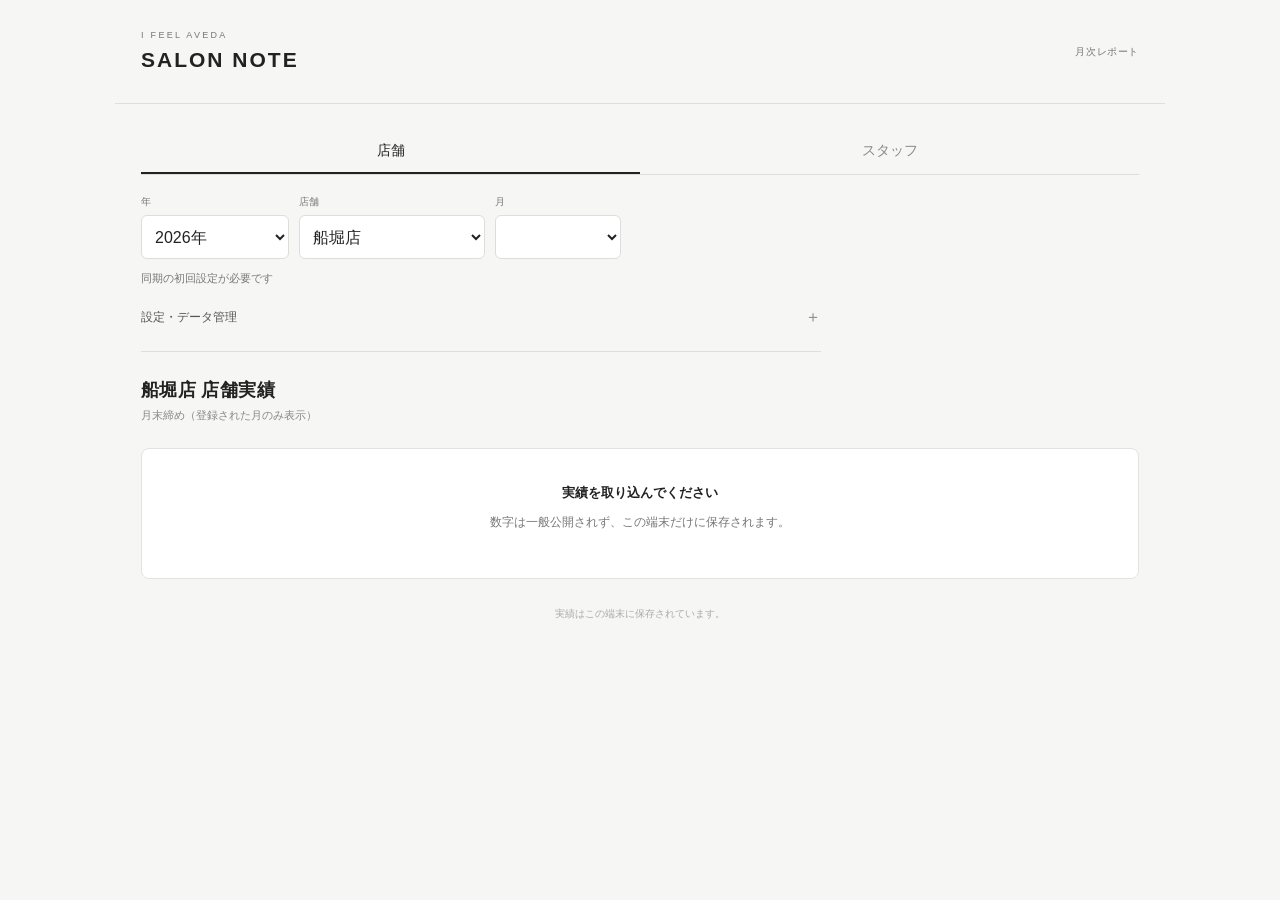
<file: index.html>
<!doctype html><html lang="ja"><head><meta http-equiv="Content-Security-Policy" content="default-src 'self'; script-src 'self'; style-src 'self' 'unsafe-inline'; connect-src 'self'; img-src 'self' data:; frame-src 'self'; object-src 'none'; base-uri 'none'; form-action 'none'"><meta charset="utf-8"><meta name="viewport" content="width=device-width,initial-scale=1,viewport-fit=cover"><meta name="theme-color" content="#111111"><title>SALON NOTE｜船堀店ダッシュボード</title><style>
:root{font-family:-apple-system,BlinkMacSystemFont,"Helvetica Neue",sans-serif;background:#f7f7f6;color:#1d1d1d}*{box-sizing:border-box}body{margin:0}header{background:#181818;color:#fff;padding:25px 20px 22px}header small{display:block;letter-spacing:3px;font-size:11px;color:#bbb}header h1{letter-spacing:3px;margin:6px 0;font-size:24px}header p{font-size:12px;color:#aaa;margin:0}.shell{max-width:1050px;margin:auto;padding:18px 16px 70px}.nav{display:flex;gap:8px;margin-bottom:14px}.nav button{flex:1;border-radius:10px;background:#eee;border:1px solid #ddd;padding:13px;font-size:14px}.nav button.active{background:#222;color:#fff}.tools{display:flex;gap:8px;align-items:center;justify-content:space-between;flex-wrap:wrap;margin:12px 0 22px}.tools label{font-size:13px;display:flex;align-items:center;gap:8px}.tools select{padding:10px;border:1px solid #ccc;background:white;border-radius:8px}.upload{background:#222;color:white;border-radius:8px;padding:12px 17px;cursor:pointer;font-size:13px}.upload input{display:none}.muted{color:#777;font-size:12px}.title{font-size:22px;margin:22px 0 5px}.sub{font-size:12px;color:#777;line-height:1.8;margin:6px 0 20px}.metrics{display:grid;grid-template-columns:repeat(2,minmax(0,1fr));gap:10px}.metric{background:white;border:1px solid #e4e4e4;padding:18px 15px;border-radius:12px;min-width:0}.metric.dark{background:#232323;color:#fff}.metric .label{font-size:12px;opacity:.75}.metric strong{display:block;font-size:clamp(17px,4.4vw,29px);font-weight:650;letter-spacing:-.5px;margin-top:13px;overflow-wrap:anywhere}.metric .hint{font-size:11px;opacity:.65;margin-top:8px}.panel{background:#fff;border:1px solid #e1e1e1;border-radius:14px;margin:16px 0;padding:18px 15px}.panel h3{font-size:17px;margin:3px 0 13px}.tablewrap{overflow-x:auto}.table{border-collapse:collapse;width:100%;font-size:13px;min-width:560px}.table th{text-align:left;background:#f5f5f5;color:#666}.table td,.table th{padding:13px 10px;border-bottom:1px solid #eaeaea;white-space:nowrap}.table td:not(:first-child){text-align:right}.table th:not(:first-child){text-align:right}.barline{display:flex;align-items:center;gap:10px;margin:13px 0;font-size:12px}.barline .mon{width:30px;color:#555}.bars{flex:1;height:17px;display:flex;align-items:center}.bars i{display:block;height:12px;background:#292929;border-radius:2px;min-width:1px}.barline .val{width:90px;text-align:right;font-variant-numeric:tabular-nums}.detailgrid{display:grid;grid-template-columns:repeat(2,minmax(0,1fr));gap:8px}.detail{border:1px solid #eee;border-radius:10px;padding:12px;overflow-wrap:anywhere}.detail small{display:block;color:#777;font-size:11px}.detail b{display:block;font-size:19px;margin-top:8px}.notice{padding:14px;border-left:3px solid #999;background:#efefef;font-size:12px;line-height:1.8}.empty{padding:35px 14px;text-align:center;background:white;border:1px dashed #bbb;border-radius:12px;margin:22px 0}.foot{text-align:center;font-size:11px;color:#777;margin:20px 0}button{cursor:pointer}@media(min-width:680px){.metrics{grid-template-columns:repeat(4,minmax(0,1fr))}.detailgrid{grid-template-columns:repeat(4,minmax(0,1fr))}.shell{padding:28px 26px}}
 .staff-choices,.section-choices{display:flex;gap:9px;overflow-x:auto;padding:7px 0 12px;scrollbar-width:none}.picker-button{white-space:nowrap;border-radius:10px;border:1px solid #d5dfd8;background:#fff;color:#20443c;padding:11px 14px;font-size:14px}.picker-button.selected{background:#244940;color:white}.staff-controls{display:flex;gap:10px;align-items:center;margin:11px 0 19px}.staff-controls label{display:flex;align-items:center;gap:10px}.staff-controls select{border:1px solid #d5dfd8;border-radius:10px;padding:10px;background:#fff;font-size:15px}.staff-heading{font-size:25px;color:#1f473e}.period-pill{display:inline-block;font-size:12px;background:#e8efe7;padding:7px 11px;border-radius:30px;margin-left:12px}.hero-card{background:#e2eee7;border:1px solid #d5e2db;padding:24px 21px;border-radius:18px;color:#214a40;margin:18px 0}.hero-label,.mini-label{font-size:13px;color:#78867e}.hero-number{display:block;font-size:clamp(30px,7.5vw,48px);margin:16px 0}.hero-meta{font-size:16px}.hero-previous{color:#7b8981;margin-top:9px;font-size:13px}.mini-grid{display:grid;grid-template-columns:repeat(2,minmax(0,1fr));gap:12px}.mini-card{background:white;border:1px solid #dce5de;padding:18px 15px;border-radius:15px;min-width:0}.mini-number{display:block;color:#214a40;font-size:clamp(20px,5vw,28px);margin-top:14px;overflow-wrap:anywhere}.mini-sub{font-size:12px;color:#87918a;margin-top:10px}.modern-panel{background:white;border:1px solid #dce5de;border-radius:16px;padding:20px 16px;margin:18px 0;color:#214a40}.modern-panel h3{margin:0 0 13px;font-size:19px}.chart-legend{color:#2f7259;font-size:13px}.chart-legend span{color:#a7b5ac}.modern-table-container{overflow:auto;background:#fff;border-radius:12px;margin-top:18px} #staffTab.active,#storeTab.active{background:#244940;color:#fff} @media(min-width:680px){.mini-grid{grid-template-columns:repeat(3,minmax(0,1fr))}} 
/* Salon Note: selectable visual directions */
body[data-salon-theme="monochrome"]{--sn-bg:#f5f7f2;--sn-accent:#244940;--sn-soft:#e2eee7;--sn-border:#dce5de}
body[data-salon-theme="monochrome"]{--sn-bg:#f8f8f7;--sn-accent:#272727;--sn-soft:#eaeae8;--sn-border:#dfdfdc}
body[data-salon-theme="stone"]{--sn-bg:#f6f3ef;--sn-accent:#584d42;--sn-soft:#eee7dc;--sn-border:#ded7ce}
body:has(.theme-choices){background:var(--sn-bg,#f5f7f2)}
.theme-choices{display:flex;gap:8px;align-items:center;flex-wrap:wrap;margin:10px 0 20px}
.theme-choices button{background:#fff;border:1px solid var(--sn-border,#dce5de);border-radius:50px;padding:9px 12px;color:var(--sn-accent,#244940)}
.theme-choices button.active{background:var(--sn-accent,#244940);color:white}
body[data-salon-theme] .picker-button.selected,body[data-salon-theme] .nav button.active{background:var(--sn-accent);color:white}
body[data-salon-theme] .hero-card{background:var(--sn-soft);border-color:var(--sn-border);color:var(--sn-accent)}
body[data-salon-theme] .hero-number,body[data-salon-theme] .mini-number,body[data-salon-theme] .modern-panel{color:var(--sn-accent)}
body[data-salon-theme] .mini-card,body[data-salon-theme] .modern-panel{border-color:var(--sn-border)}
.coach-panel{margin-top:20px}
.coach-focus{border-left:3px solid var(--sn-accent,#244940);background:var(--sn-soft,#e2eee7);padding:12px;border-radius:6px;font-weight:600}
.coach-panel label{display:block;font-size:13px;margin:14px 0 6px;color:var(--sn-accent,#244940)}
.coach-panel input[type=number],.coach-panel textarea{display:block;width:100%;max-width:100%;box-sizing:border-box;background:#fff;border:1px solid var(--sn-border,#dce5de);border-radius:9px;padding:12px;font:inherit;color:#222;margin-top:6px}
.coach-check-label{display:flex!important;align-items:center;gap:9px}
.coach-progress{font-weight:650}
.coach-save{background:var(--sn-accent,#244940);color:white;border:0;border-radius:10px;padding:14px 18px;width:100%;font-weight:600;margin-top:12px}
.mobile-month-list{display:grid;gap:12px;margin-top:18px}.mobile-month-entry{background:#f7faf7;border:1px solid #e0e9e2;border-radius:13px;padding:13px}.mobile-month-name{display:block;color:#244940;margin-bottom:10px}.mobile-retention-grid{display:grid;grid-template-columns:repeat(3,minmax(0,1fr));gap:10px}.mobile-retention-item{min-width:0}.mobile-retention-label{display:block;font-size:11px;color:#73857a;margin-bottom:3px}.mobile-retention-item b{font-size:15px;color:#23493f;font-variant-numeric:tabular-nums}.mobile-lost-list{margin-top:16px}.mobile-lost-entry{display:grid;grid-template-columns:1fr 1fr 1fr;align-items:center;border-bottom:1px solid #e2e9e3;padding:13px 8px;color:#23493f}.mobile-lost-entry:first-child{border-top:1px solid #e2e9e3}.mobile-lost-entry strong{text-align:right;font-size:19px}.mobile-lost-entry small{text-align:right;color:#75867c;font-size:12px}@media(max-width:380px){.mobile-retention-grid{grid-template-columns:repeat(2,minmax(0,1fr))}} #body,.staff-content,.modern-panel,.mobile-month-list,.mobile-lost-list{min-width:0;max-width:100%;width:100%;box-sizing:border-box}.mobile-month-entry{min-width:0}.mobile-retention-grid{grid-template-columns:repeat(2,minmax(0,1fr))}.mobile-lost-entry{grid-template-columns:42px minmax(0,1fr) minmax(0,1fr);gap:8px}.mobile-lost-entry strong,.mobile-lost-entry small{overflow-wrap:anywhere}.modern-panel .modern-table-container{max-width:100%}@media(min-width:520px){.mobile-retention-grid{grid-template-columns:repeat(3,minmax(0,1fr))}} .average-heading{margin:22px 0 10px!important;font-size:16px!important}.average-grid{display:grid;grid-template-columns:repeat(2,minmax(0,1fr));gap:10px;margin-bottom:12px}.average-item{padding:13px;border-radius:12px;background:#edf4ee;min-width:0}.average-item small{display:block;color:#688174;font-size:12px}.average-item strong{display:block;color:#244940;font-size:22px;margin-top:7px}.loss-average{display:flex;align-items:center;justify-content:space-between;flex-wrap:wrap;gap:7px;background:#edf4ee;border-radius:12px;padding:15px;margin-top:14px;color:#244940}.loss-average strong{font-size:24px}.loss-average small{color:#688174} .sales-scorecard{margin-top:18px}.score-row{display:grid;grid-template-columns:minmax(0,1.3fr) minmax(0,1fr) auto auto;align-items:center;gap:8px;padding:14px 0;border-bottom:1px solid #e1e9e2;font-size:13px}.score-row:last-child{border:0}.score-row strong{text-align:right;white-space:nowrap;font-size:16px}.score-row small{color:#829288;font-size:11px;white-space:nowrap}.score-state{font-size:11px;border-radius:30px;padding:6px 8px;background:#e7efe8;color:#326448;white-space:nowrap}.score-state.needs{background:#f3ede1;color:#836943}.goal-simulator label{display:block;font-size:13px;margin-top:12px}.goal-simulator input{display:block;box-sizing:border-box;margin-top:8px;padding:13px;border-radius:9px;border:1px solid #d2e0d7;width:100%;font-size:17px}.goal-result{font-weight:650;line-height:1.8;margin:16px 0;color:#244940}.goal-track{height:10px;border-radius:12px;background:#e3ece4;overflow:hidden}.goal-fill{display:block;background:#39725a;height:100%;width:0;border-radius:12px}@media(max-width:480px){.score-row{grid-template-columns:minmax(0,1fr) auto auto}.score-row small{grid-column:1 / -1;grid-row:2}.score-row strong{font-size:15px}}</style><script src="data-core.js?v=20261102-conflict15" defer></script><script src="excel-parser.js?v=20261102-conflict15" defer></script><script src="sync-crypto.js?v=20261102-conflict15" defer></script><script src="sync-protocol.js?v=20261102-conflict15" defer></script><script src="dashboard.js?v=20261102-conflict15" defer></script><script src="excel-import.js?v=20261102-conflict15" defer></script><script src="secure-sync.js?v=20261102-conflict15" defer></script><link rel="stylesheet" href="dashboard-clean.css?v=13"></head><body data-salon-theme="monochrome"><header class="app-header"><div><small>I FEEL AVEDA</small><h1>SALON NOTE</h1></div><span class="header-label">月次レポート</span></header><main class="shell"><div class="nav" aria-label="実績の切替"><button id="storeTab" class="active">店舗</button><button id="staffTab">スタッフ</button></div><div class="tools"><label>月 <select id="period"></select></label></div><div class="utility-bar"><p id="sync-indicator" role="status">同期を確認中</p></div><details id="app-settings" class="app-settings"><summary>設定・データ管理</summary><div class="settings-tools"><p class="settings-intro">通常はExcelをChatGPTに送るだけで更新できます。</p><div class="import-actions"><label class="upload">JSONから復元<input id="import" type="file" accept=".json,application/json"></label></div></div><p class="settings-version">SALON NOTE v15 · 暗号化同期</p><a class="legacy-link" href="daily.html">旧・日別入力画面</a></details><h2 class="title" id="viewTitle">船堀店 店舗実績</h2><p class="sub" id="viewSub">月末締めの店舗実績</p><div id="body"></div><div class="foot">実績はこの端末に保存されています。</div></main></body></html>
</file>
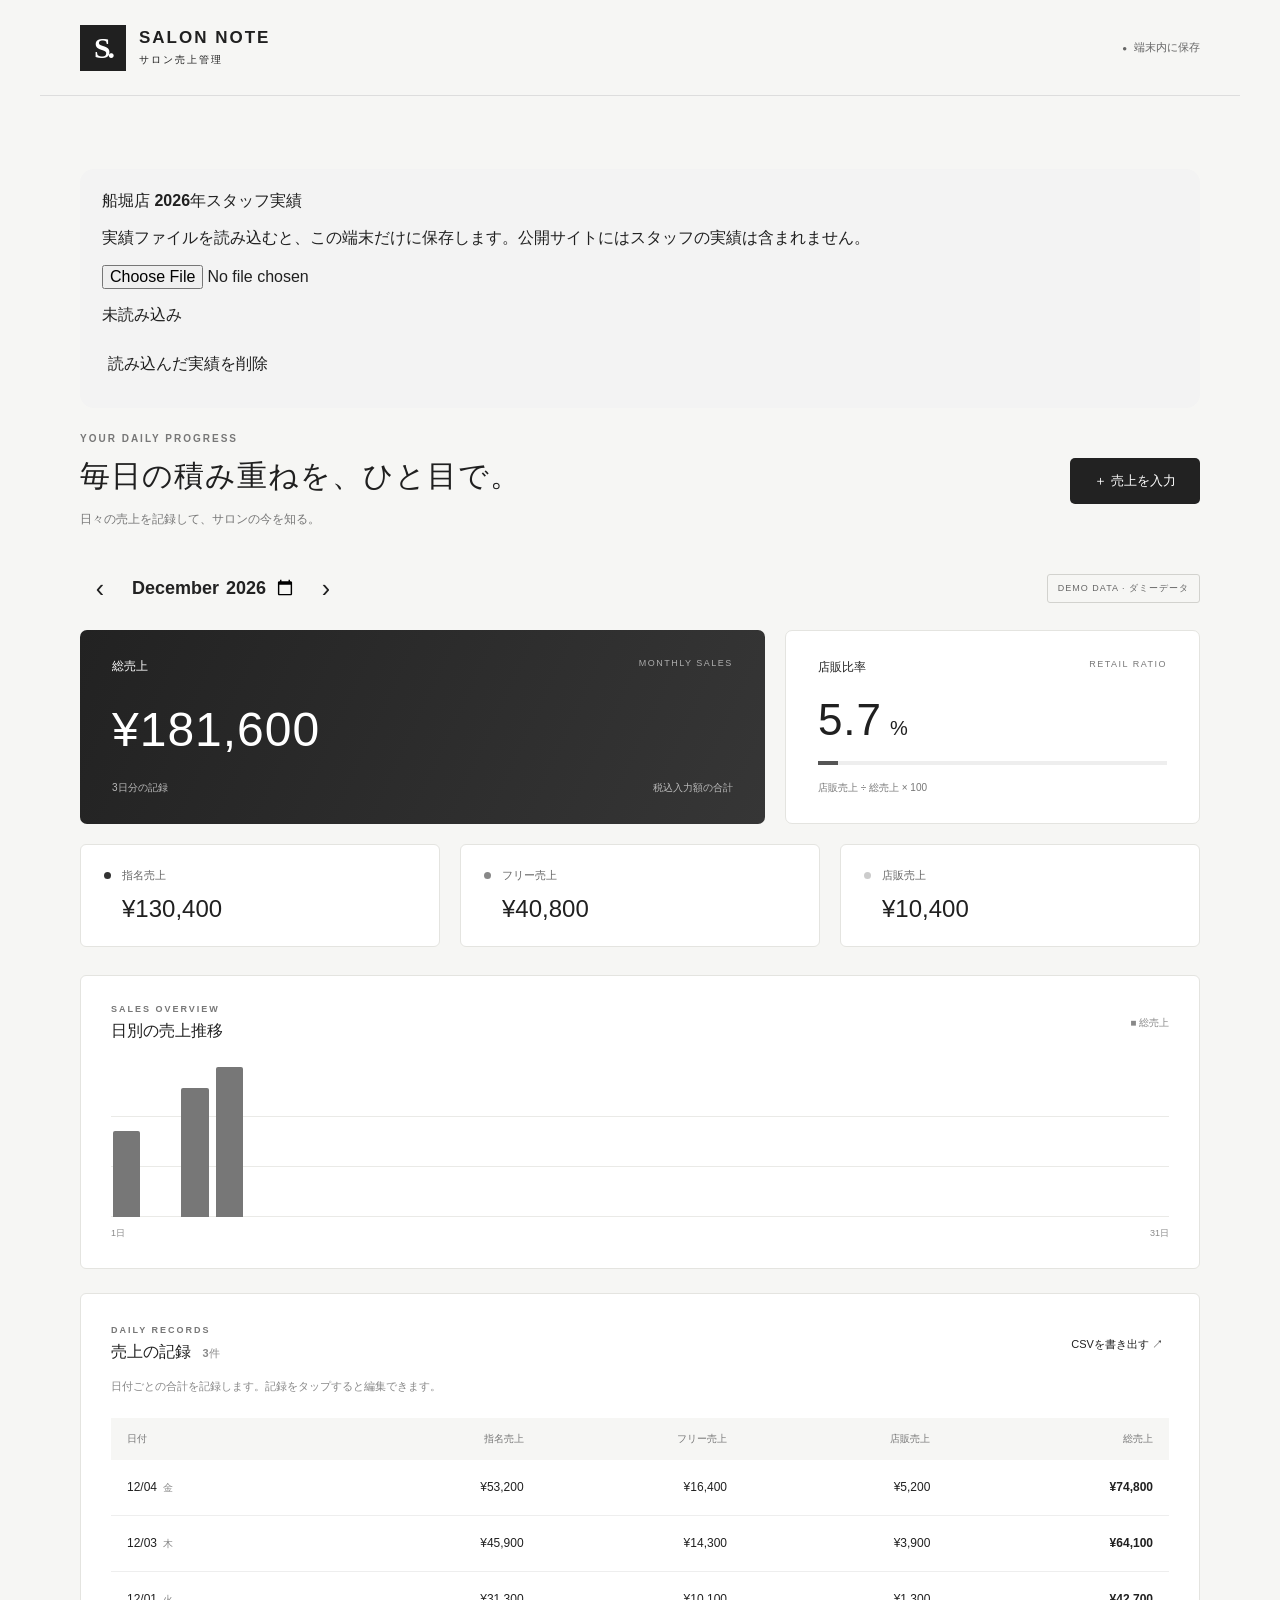
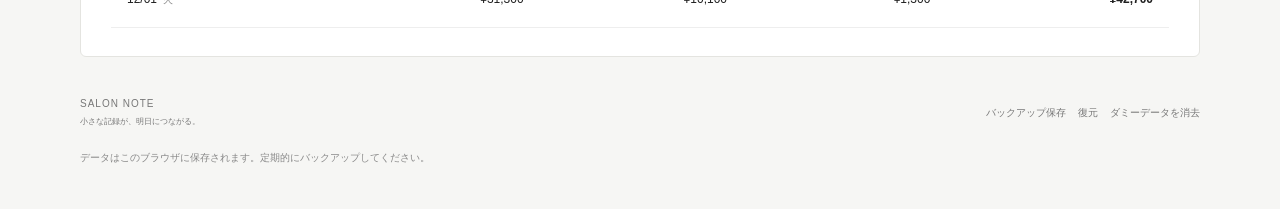
<file: daily.html>
<!doctype html>
<html lang="ja"><head><meta charset="utf-8"><meta name="viewport" content="width=device-width, initial-scale=1, viewport-fit=cover"><meta name="theme-color" content="#171717"><meta name="description" content="美容室の日々の売上を、シンプルに記録。月別集計と店販比率をひと目で。"><title>SALON NOTE | 売上管理</title><link rel="stylesheet" href="style.css"><script src="app.js" defer></script><script src="funabori.js" defer></script></head>
<body><header><a class="brand" href="daily.html"><span class="mark">S.</span><span>SALON NOTE<small>サロン売上管理</small></span></a><span class="local">端末内に保存</span></header>
<main><section style="padding:22px;margin:25px 0;background:#f3f3f3;border-radius:14px"><h2>船堀店 2026年スタッフ実績</h2><p>実績ファイルを読み込むと、この端末だけに保存します。公開サイトにはスタッフの実績は含まれません。</p><input id="fbFile" type="file" accept=".json,application/json"><p id="fbStatus">未読み込み</p><div id="fbContent"></div><button id="fbRemove" type="button">読み込んだ実績を削除</button></section><div class="heading"><div><p class="eyebrow">YOUR DAILY PROGRESS</p><h1>毎日の積み重ねを、<br class="mobile">ひと目で。</h1><p class="sub">日々の売上を記録して、サロンの今を知る。</p></div><button class="primary" id="add">＋ 売上を入力</button></div>
<div class="toolbar"><div class="month-control"><button id="prev" aria-label="前の月">‹</button><label><span class="sr-only">表示月</span><input type="month" id="month"></label><button id="next" aria-label="次の月">›</button></div><span id="mode" class="badge">DEMO DATA · ダミーデータ</span></div>
<section class="summary" aria-label="月間サマリー"><article class="total"><p>総売上 <span>MONTHLY SALES</span></p><h2 id="total">¥0</h2><div><span id="days">0日分の記録</span><span>税込入力額の合計</span></div></article><article class="ratio"><p>店販比率 <span>RETAIL RATIO</span></p><h2><span id="ratio">0.0</span><small>%</small></h2><div class="track"><i id="ratioBar"></i></div><small>店販売上 ÷ 総売上 × 100</small></article></section>
<section class="breakdown" aria-label="売上内訳"><article><span class="dot dark"></span><p>指名売上</p><strong id="named">¥0</strong></article><article><span class="dot gray"></span><p>フリー売上</p><strong id="free">¥0</strong></article><article><span class="dot light"></span><p>店販売上</p><strong id="retail">¥0</strong></article></section>
<section class="panel"><div class="section-head"><div><p class="eyebrow">SALES OVERVIEW</p><h2>日別の売上推移</h2></div><span class="chart-legend">■ 総売上</span></div><div id="chart" class="chart" role="img"></div><div class="axis"><span>1日</span><span id="lastDay">31日</span></div></section>
<section class="panel records"><div class="section-head"><div><p class="eyebrow">DAILY RECORDS</p><h2>売上の記録 <span id="count"></span></h2></div><button id="export" class="text-button">CSVを書き出す ↗</button></div><p class="hint">日付ごとの合計を記録します。記録をタップすると編集できます。</p><div id="records"></div></section>
<footer><span>SALON NOTE <small>小さな記録が、明日につながる。</small></span><div><button id="backup">バックアップ保存</button><button id="restore">復元</button><button id="clear">ダミーデータを消去</button></div><p>データはこのブラウザに保存されます。定期的にバックアップしてください。</p></footer></main>
<dialog id="editor"><form id="form"><div class="dialog-head"><div><p class="eyebrow">DAILY SALES</p><h2 id="formTitle">売上を入力</h2></div><button type="button" id="close" aria-label="閉じる">×</button></div><label>日付<input type="date" id="date" required></label><div class="amounts"><label>指名売上<span class="money">¥<input id="namedInput" type="number" inputmode="numeric" min="0" max="999999999" step="1" required value="0"></span></label><label>フリー売上<span class="money">¥<input id="freeInput" type="number" inputmode="numeric" min="0" max="999999999" step="1" required value="0"></span></label><label>店販売上<span class="money">¥<input id="retailInput" type="number" inputmode="numeric" min="0" max="999999999" step="1" required value="0"></span></label></div><div class="preview"><span>総売上<strong id="previewTotal">¥0</strong></span><span>店販比率<strong id="previewRatio">0.0%</strong></span></div><p class="hint" id="overwrite">同じ日付の記録は更新されます。</p><p id="formError" role="alert"></p><button class="primary save" type="submit">保存する</button><button type="button" id="delete" class="delete">この記録を削除</button></form></dialog><input type="file" id="file" accept="application/json,.json" hidden><div id="toast" role="status"></div></body></html>
</file>
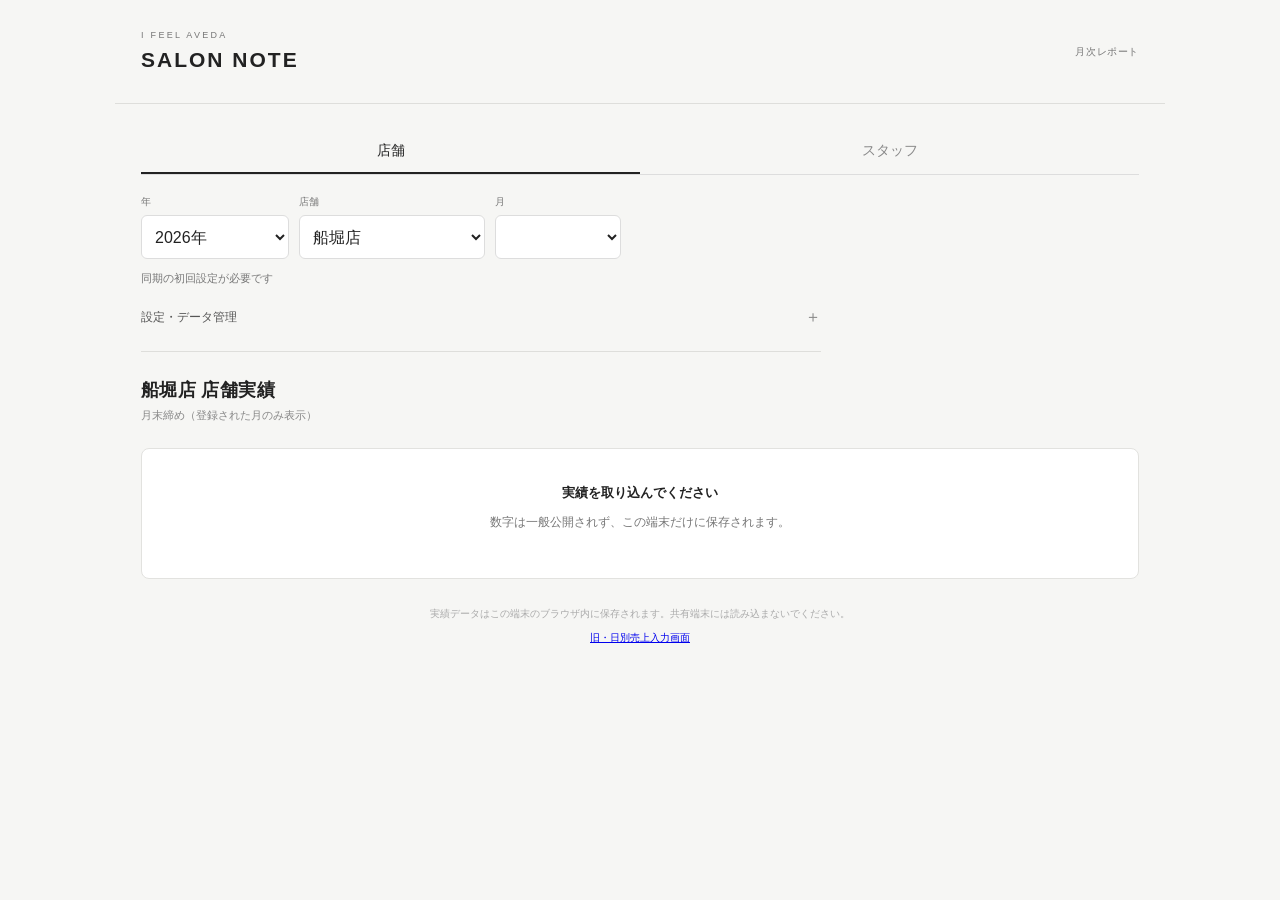
<file: dashboard.html>
<!doctype html><html lang="ja"><head><meta http-equiv="Content-Security-Policy" content="default-src 'self'; script-src 'self'; style-src 'self' 'unsafe-inline'; connect-src 'self'; img-src 'self' data:; frame-src 'self'; object-src 'none'; base-uri 'none'; form-action 'none'"><meta charset="utf-8"><meta name="viewport" content="width=device-width,initial-scale=1,viewport-fit=cover"><meta name="theme-color" content="#111111"><title>SALON NOTE｜船堀店ダッシュボード</title><style>
:root{font-family:-apple-system,BlinkMacSystemFont,"Helvetica Neue",sans-serif;background:#f7f7f6;color:#1d1d1d}*{box-sizing:border-box}body{margin:0}header{background:#181818;color:#fff;padding:25px 20px 22px}header small{display:block;letter-spacing:3px;font-size:11px;color:#bbb}header h1{letter-spacing:3px;margin:6px 0;font-size:24px}header p{font-size:12px;color:#aaa;margin:0}.shell{max-width:1050px;margin:auto;padding:18px 16px 70px}.nav{display:flex;gap:8px;margin-bottom:14px}.nav button{flex:1;border-radius:10px;background:#eee;border:1px solid #ddd;padding:13px;font-size:14px}.nav button.active{background:#222;color:#fff}.tools{display:flex;gap:8px;align-items:center;justify-content:space-between;flex-wrap:wrap;margin:12px 0 22px}.tools label{font-size:13px;display:flex;align-items:center;gap:8px}.tools select{padding:10px;border:1px solid #ccc;background:white;border-radius:8px}.upload{background:#222;color:white;border-radius:8px;padding:12px 17px;cursor:pointer;font-size:13px}.upload input{display:none}.muted{color:#777;font-size:12px}.title{font-size:22px;margin:22px 0 5px}.sub{font-size:12px;color:#777;line-height:1.8;margin:6px 0 20px}.metrics{display:grid;grid-template-columns:repeat(2,minmax(0,1fr));gap:10px}.metric{background:white;border:1px solid #e4e4e4;padding:18px 15px;border-radius:12px;min-width:0}.metric.dark{background:#232323;color:#fff}.metric .label{font-size:12px;opacity:.75}.metric strong{display:block;font-size:clamp(17px,4.4vw,29px);font-weight:650;letter-spacing:-.5px;margin-top:13px;overflow-wrap:anywhere}.metric .hint{font-size:11px;opacity:.65;margin-top:8px}.panel{background:#fff;border:1px solid #e1e1e1;border-radius:14px;margin:16px 0;padding:18px 15px}.panel h3{font-size:17px;margin:3px 0 13px}.tablewrap{overflow-x:auto}.table{border-collapse:collapse;width:100%;font-size:13px;min-width:560px}.table th{text-align:left;background:#f5f5f5;color:#666}.table td,.table th{padding:13px 10px;border-bottom:1px solid #eaeaea;white-space:nowrap}.table td:not(:first-child){text-align:right}.table th:not(:first-child){text-align:right}.barline{display:flex;align-items:center;gap:10px;margin:13px 0;font-size:12px}.barline .mon{width:30px;color:#555}.bars{flex:1;height:17px;display:flex;align-items:center}.bars i{display:block;height:12px;background:#292929;border-radius:2px;min-width:1px}.barline .val{width:90px;text-align:right;font-variant-numeric:tabular-nums}.detailgrid{display:grid;grid-template-columns:repeat(2,minmax(0,1fr));gap:8px}.detail{border:1px solid #eee;border-radius:10px;padding:12px;overflow-wrap:anywhere}.detail small{display:block;color:#777;font-size:11px}.detail b{display:block;font-size:19px;margin-top:8px}.notice{padding:14px;border-left:3px solid #999;background:#efefef;font-size:12px;line-height:1.8}.empty{padding:35px 14px;text-align:center;background:white;border:1px dashed #bbb;border-radius:12px;margin:22px 0}.foot{text-align:center;font-size:11px;color:#777;margin:20px 0}button{cursor:pointer}@media(min-width:680px){.metrics{grid-template-columns:repeat(4,minmax(0,1fr))}.detailgrid{grid-template-columns:repeat(4,minmax(0,1fr))}.shell{padding:28px 26px}}
</style><script src="data-core.js?v=20261102-conflict15" defer></script><script src="excel-parser.js?v=20261102-conflict15" defer></script><script src="sync-crypto.js?v=20261102-conflict15" defer></script><script src="sync-protocol.js?v=20261102-conflict15" defer></script><script src="dashboard.js?v=20261102-conflict15" defer></script><script src="excel-import.js?v=20261102-conflict15" defer></script><script src="secure-sync.js?v=20261102-conflict15" defer></script><link rel="stylesheet" href="dashboard-clean.css?v=13"></head><body><header class="app-header"><div><small>I FEEL AVEDA</small><h1>SALON NOTE</h1></div><span class="header-label">月次レポート</span></header><main class="shell"><div class="nav" aria-label="実績の切替"><button id="storeTab" class="active">店舗</button><button id="staffTab">スタッフ</button></div><div class="tools"><label>月 <select id="period"></select></label></div><div class="utility-bar"><p id="sync-indicator" role="status">同期を確認中</p></div><details id="app-settings" class="app-settings"><summary>設定・データ管理</summary><div class="settings-tools"><p class="settings-intro">通常はExcelをChatGPTに送るだけで更新できます。</p><div class="import-actions"><label class="upload">JSONから復元<input id="import" type="file" accept=".json,application/json"></label></div></div><p class="settings-version">SALON NOTE v15 · 暗号化同期</p><a class="legacy-link" href="daily.html">旧・日別入力画面</a></details><h2 class="title" id="viewTitle">船堀店 店舗実績</h2><p class="sub" id="viewSub">月末締めの店舗実績</p><div id="body"></div><div class="foot">実績データはこの端末のブラウザ内に保存されます。共有端末には読み込まないでください。<p><a href="./">旧・日別売上入力画面</a></p></div></main></body></html>
</file>
<file: dashboard-clean.css>
/* Calm, mobile-first presentation. No changes to stored data or sync protocol. */
:root{color-scheme:light;background:#f6f6f4;color:#222;font-family:-apple-system,BlinkMacSystemFont,"Helvetica Neue","Noto Sans JP",sans-serif}
body[data-salon-theme="monochrome"]{--sn-bg:#f6f6f4;--sn-accent:#222;--sn-soft:#eee;--sn-border:#e2e2df;background:var(--sn-bg)}
button,input,select,textarea{font:inherit}button,select{color:#222;-webkit-tap-highlight-color:transparent}button,.upload,summary{touch-action:manipulation}button:focus-visible,summary:focus-visible,select:focus-visible{outline:2px solid #555;outline-offset:3px}
.app-header{display:flex;align-items:center;justify-content:space-between;gap:16px;background:#f6f6f4;color:#222;max-width:1050px;margin:auto;padding:28px 20px 22px;border-bottom:1px solid #dededb}
.app-header small{font-size:9px;letter-spacing:2.3px;color:#777;margin-bottom:6px}.app-header h1{font-size:21px;letter-spacing:2px;line-height:1.3;margin:0;font-weight:600}.header-label{font-size:10px;letter-spacing:.06em;color:#777;white-space:nowrap}
.shell{padding:20px 16px 60px;max-width:1050px}.nav{gap:0;margin:0 0 20px;border-bottom:1px solid #ddd}.nav button{background:transparent;border:0;border-radius:0;min-height:46px;color:#888;font-size:14px;font-weight:500;padding:12px}
body[data-salon-theme] .nav button.active,#storeTab.active,#staffTab.active{background:transparent;color:#222;box-shadow:inset 0 -2px #222}
.tools{display:grid;grid-template-columns:1fr 1.25fr .85fr;gap:10px;margin:0 0 12px;align-items:start}.tools label{display:flex;flex-direction:column;align-items:stretch;gap:6px;font-size:10px;color:#777}.tools select{width:100%;min-width:0;min-height:44px;padding:10px 9px;border:1px solid #ddd;border-radius:6px;background:#fff;font-size:16px;color:#222}
.utility-bar{margin:0}.utility-bar p{font-size:11px;color:#777;margin:0;min-height:16px}.app-settings{margin:8px 0 26px;border:0;border-bottom:1px solid #dededb;padding-bottom:12px}.app-settings>summary{font-size:12px;color:#555;min-height:44px;display:flex;align-items:center;justify-content:space-between;cursor:pointer;list-style:none}.app-settings>summary:after{content:'＋';font-size:16px;color:#888}.app-settings[open]>summary:after{content:'−'}summary::-webkit-details-marker{display:none}
.settings-tools{background:#fff;border:1px solid #e4e4e1;padding:16px;border-radius:8px;margin:4px 0 14px}.settings-intro{font-size:12px;color:#666;line-height:1.8;margin:0 0 14px}.import-actions{display:flex;gap:8px;flex-wrap:wrap}.settings-tools button,.settings-tools .upload{display:inline-flex;align-items:center;justify-content:center;min-height:44px;border:1px solid #d9d9d6;background:#f9f9f8;color:#333;border-radius:6px;padding:11px 12px;font-size:12px;line-height:1.5;text-decoration:none;white-space:normal}.settings-tools .upload input{display:none}.sync-settings{border-top:1px solid #e3e3e0;margin-top:20px;padding-top:20px}.sync-settings strong{font-size:13px}.sync-settings>button,.sync-settings>.upload{margin:4px 4px 4px 0}.sync-settings p,#sync-status{font-size:12px;line-height:1.8;color:#666;overflow-wrap:anywhere}#sync-public{margin-top:12px;font-size:12px;border:1px solid #ddd;border-radius:4px;padding:10px}#sync-conflicts p{font-size:12px;overflow-wrap:anywhere}.settings-version,.legacy-link{font-size:11px;color:#888;line-height:1.8}.settings-version{margin:0}.legacy-link{display:inline-block;padding:10px 0}
.title{font-size:18px;font-weight:600;letter-spacing:.02em;margin:18px 0 4px}.sub{font-size:11px;color:#888;margin:0 0 20px}.metrics,.mini-grid{gap:10px}.metric,.mini-card{border:1px solid #e2e2df;border-radius:8px;padding:18px 14px;background:#fff;box-shadow:none}.metric.dark{background:#262626;border-color:#262626}.metric strong{font-size:clamp(19px,5.2vw,30px);line-height:1.25;margin-top:12px;letter-spacing:-.04em}.metric .hint{line-height:1.6}.metric .label,.mini-label{font-size:11px;color:#777}.metric.dark .label{color:#eee}.mini-number{font-size:clamp(19px,5vw,27px);font-weight:600;color:#222!important;line-height:1.3;margin-top:10px}.mini-sub{font-size:11px;line-height:1.6;color:#888}.detailgrid{gap:10px;margin:16px 0}.detail{background:#fff;border:1px solid #e2e2df;border-radius:6px;padding:15px 12px;border-left:1px solid #e2e2df!important}.detail b{font-size:21px;color:#222}.detail small{line-height:1.7;color:#777}
.panel,.modern-panel{border:1px solid #e2e2df;border-radius:8px;padding:20px 16px;margin:22px 0;background:#fff;color:#222!important}.panel h3,.modern-panel h3{font-size:14px;font-weight:600;color:#333;line-height:1.6}.bars i{background:#555;border-radius:1px;height:8px}.barline{font-size:11px;margin:14px 0}.table{font-size:12px}.table td,.table th{padding:12px}.table th{font-weight:500;background:#f6f6f4}.fold-panel{border-top:1px solid #dededb;border-bottom:1px solid #dededb;margin:18px 0;background:transparent}.fold-panel+.fold-panel{border-top:0;margin-top:-18px}.fold-panel>summary{display:flex;justify-content:space-between;align-items:center;list-style:none;min-height:52px;gap:12px;cursor:pointer;font-size:12px;font-weight:500;color:#555;padding:12px 2px}.fold-panel>summary:after{content:'＋';font-size:15px;color:#888}.fold-panel[open]>summary:after{content:'−'}.fold-content{padding:4px 0 18px}.fold-content .modern-table-container{margin-top:0}.modern-panel .fold-panel{margin-bottom:0}.modern-panel .fold-content{padding-bottom:0}
.staff-choices{gap:6px;padding:2px 0 12px}.picker-button{border:1px solid #ddd;border-radius:5px;color:#666;min-height:42px;padding:10px 14px;font-size:13px;background:#fff}.picker-button.selected{background:#222!important;border-color:#222;color:#fff}.staff-controls{margin:6px 0 12px}.staff-controls label{font-size:11px;color:#777}.staff-controls select{font-size:16px;min-height:44px;border:1px solid #ddd;border-radius:6px;padding:8px}.section-choices{gap:6px;padding-bottom:8px}.section-choices .picker-button{font-size:11px;padding:9px 12px;min-height:38px}.staff-heading{font-size:20px;color:#222;font-weight:600;margin:18px 0 0}.period-pill{font-size:10px;background:#eaeae7;color:#666;padding:6px 9px;border-radius:4px;font-weight:400}.hero-card{background:#262626!important;color:#fff!important;border:0!important;border-radius:8px;padding:22px 18px;margin:16px 0}.hero-card .hero-label,.hero-card .hero-previous{color:#bbb}.hero-card .hero-number{color:#fff!important;letter-spacing:-.04em;font-weight:600;font-size:clamp(30px,8vw,44px)}.hero-meta{font-size:13px}.hero-previous{font-size:11px}.chart-legend{font-size:11px;color:#555}.score-row{font-size:12px}.score-row strong{font-size:16px}.score-row small{color:#888}.score-state,.score-state.needs{background:#efefec;color:#666;border-radius:4px;font-weight:400}.goal-result{color:#333}.goal-track{background:#eee}.goal-fill{background:#555}.coach-focus{background:#eee;border-color:#555}.coach-panel label{color:#555}.coach-save{background:#222;border-radius:6px;font-size:13px;min-height:44px}.coach-panel textarea,.coach-panel input{font-size:16px!important}
.average-heading{font-size:12px!important;color:#777!important;font-weight:400}.average-item{background:#f4f4f2;border-radius:5px;padding:12px}.average-item small,.average-item strong{color:#666}.average-item strong{font-size:18px}.mobile-month-entry{background:#fafaf8;border-color:#e1e1de;border-radius:6px}.mobile-month-name,.mobile-retention-item b,.mobile-lost-entry,.mobile-lost-entry strong{color:#333}.mobile-retention-label,.mobile-lost-entry small{color:#888}.loss-average{background:#f4f4f2;color:#555;border-radius:5px;font-size:12px}.loss-average strong{font-size:20px}.loss-average small{color:#888}.notice{background:transparent;border:0;padding:4px 0;color:#999;font-size:10px;line-height:1.8}.empty{border:1px solid #e2e2df;border-radius:8px;font-size:13px}.foot{font-size:10px;color:#aaa;margin-top:28px}
@media(min-width:680px){.app-header{padding:30px 26px}.shell{padding:24px 26px 60px}.tools{max-width:480px}.metrics{grid-template-columns:repeat(4,minmax(0,1fr))}.detailgrid{grid-template-columns:repeat(3,minmax(0,1fr))}.app-settings{max-width:680px}.mini-grid{grid-template-columns:repeat(3,minmax(0,1fr))}}
@media(max-width:360px){.shell{padding-left:12px;padding-right:12px}.app-header{padding-left:16px;padding-right:16px}.header-label{display:none}.tools{gap:6px}.metric,.mini-card{padding:14px 11px}.metric strong{font-size:19px}.score-row strong{font-size:14px}}
</file>
<file: style.css>
:root{font-family:-apple-system,BlinkMacSystemFont,"Helvetica Neue","Noto Sans JP",sans-serif;color:#202020;background:#f6f6f4;font-synthesis:none}*{box-sizing:border-box}body{margin:0}button,input{font:inherit}button,a,input{-webkit-tap-highlight-color:transparent}button{cursor:pointer}button{min-height:44px;border:0;background:transparent;color:inherit}button:focus-visible,a:focus-visible{outline:2px solid #777;outline-offset:4px}header{height:96px;max-width:1200px;margin:auto;padding:0 40px;display:flex;align-items:center;justify-content:space-between;border-bottom:1px solid #ddd}.brand{text-decoration:none;color:inherit;display:flex;gap:13px;align-items:center;font-size:17px;letter-spacing:2px;font-weight:650}.mark{background:#202020;color:white;font-family:Georgia,serif;font-size:30px;width:46px;height:46px;text-align:center;line-height:46px;letter-spacing:-3px}.brand small{display:block;font-size:10px;letter-spacing:2px;font-weight:400;margin-top:5px}.local{font-size:11px;color:#666}.local:before{content:'●';font-size:8px;margin-right:7px}main{max-width:1120px;margin:auto;padding:48px 0 24px}.heading{display:flex;justify-content:space-between;align-items:center;margin-bottom:38px}.eyebrow{font-size:10px;letter-spacing:2px;color:#777;font-weight:600;margin:0 0 12px}h1{font-size:30px;letter-spacing:1px;margin:0;font-weight:550}.sub{color:#777;font-size:12px;margin:14px 0 0}.primary{background:#222;color:white;border-radius:5px;padding:14px 24px;font-size:13px}.primary:hover{background:#444}.toolbar{display:flex;align-items:center;justify-content:space-between;margin-bottom:20px}.month-control{display:flex;align-items:center;gap:10px}.month-control button{font-size:25px;width:40px}.month-control input{border:0;background:transparent;font-size:18px;font-weight:600;color:#222;max-width:190px}.badge{font-size:9px;letter-spacing:1px;border:1px solid #d2d2ce;padding:7px 10px;border-radius:3px;color:#666}.summary{display:grid;grid-template-columns:1.65fr 1fr;gap:20px}.summary article{padding:28px 32px;border-radius:7px}.summary p{font-size:12px;margin:0}.summary p>span{float:right;font-size:9px;letter-spacing:1.5px;opacity:.6}.total{color:white;background:#252525;background-image:linear-gradient(115deg,#222,#363636)}.summary h2{font-size:48px;font-weight:450;letter-spacing:1px;font-variant-numeric:tabular-nums;margin:27px 0 24px}.total>div{display:flex;justify-content:space-between;font-size:10px;color:#bbb}.ratio{background:white;border:1px solid #e4e4e0}.ratio h2{font-size:44px;margin:19px 0 16px}.ratio h2 small{font-size:20px;margin-left:8px}.ratio>small{font-size:10px;color:#777}.track{height:4px;background:#eee;margin-bottom:12px}.track i{display:block;height:100%;background:#555}.breakdown{display:grid;grid-template-columns:repeat(3,1fr);gap:20px;margin:20px 0 28px}.breakdown article{background:white;border:1px solid #e4e4e0;border-radius:6px;padding:23px;display:grid;grid-template-columns:8px 1fr;column-gap:10px;align-items:center}.dot{height:7px;width:7px;border-radius:50%}.dark{background:#333}.gray{background:#888}.light{background:#ccc}.breakdown p{margin:0;font-size:11px;color:#666}.breakdown strong{grid-column:2;font-weight:500;font-size:24px;margin-top:12px;font-variant-numeric:tabular-nums}.panel{background:white;border:1px solid #e4e4e0;border-radius:6px;padding:28px 30px;margin-bottom:24px}.section-head{display:flex;justify-content:space-between;align-items:center}.section-head .eyebrow{font-size:9px;margin-bottom:7px}h2{margin:0;font-size:16px;font-weight:550}.chart-legend{font-size:10px;color:#888}.chart{height:150px;display:flex;align-items:end;gap:7px;margin-top:25px;background:repeating-linear-gradient(to top,#eaeae7 0,#eaeae7 1px,transparent 1px,transparent 50px);padding:0 2px}.bar{flex:1;background:#777;min-width:0;border-radius:2px 2px 0 0}.bar:hover{background:#222}.axis{display:flex;justify-content:space-between;font-size:9px;color:#888;margin-top:10px}.text-button{font-size:11px}.hint{color:#888;font-size:11px;line-height:1.7}.record-head,.record{display:grid;grid-template-columns:1fr 1fr 1fr 1fr 1.1fr;align-items:center;text-align:right;gap:10px}.record-head{background:#f6f6f4;color:#777;font-size:10px;padding:14px 16px;margin-top:22px}.record-head span:first-child,.record time{text-align:left}.record{width:100%;border-bottom:1px solid #eee;padding:20px 16px;font-size:12px;border-radius:0}.record:hover{background:#fafafa}.record time{font-weight:500}.record time small{font-size:10px;color:#888;margin-left:6px}.record strong{font-weight:600}.empty{text-align:center;color:#888;padding:40px 10px;font-size:13px}#count{font-size:11px;color:#888;margin-left:7px}footer{padding:10px 0;color:#777;font-size:10px;display:flex;justify-content:space-between;flex-wrap:wrap;align-items:center}footer>span{letter-spacing:1px}footer small{display:block;letter-spacing:0;margin-top:7px}footer button{font-size:10px;margin-left:12px;padding:0}footer p{width:100%;font-size:10px;color:#888;margin-top:16px}dialog{border:1px solid #ddd;border-radius:12px;padding:30px;width:min(460px,calc(100% - 28px));max-height:90dvh;overflow:auto;color:#222}dialog::backdrop{background:#0008;backdrop-filter:blur(4px)}.dialog-head{display:flex;align-items:center;justify-content:space-between;margin-bottom:26px}.dialog-head button{font-size:28px;width:44px}form label{display:block;font-size:12px;margin-top:18px}form input{display:block;width:100%;min-width:0;font-size:18px;background:#fafaf9;border:1px solid #ddd;border-radius:5px;padding:13px;margin-top:8px;color:#222}.money{position:relative;display:block}.money>input{padding-left:34px}.money{font-size:16px}.money::first-letter{color:#888}.money{color:transparent}.money:before{content:'¥';position:absolute;top:14px;left:14px;color:#888}.money input{margin-top:-12px}.preview{display:flex;justify-content:space-between;background:#f3f3f0;padding:18px;margin-top:22px;font-size:11px}.preview strong{display:block;font-size:22px;font-weight:500;margin-top:7px}.save{width:100%;margin-top:15px}.delete{width:100%;font-size:12px;color:#777;margin-top:8px}#formError{font-size:12px;color:#a12929}#toast{position:fixed;bottom:calc(25px + env(safe-area-inset-bottom));left:50%;transform:translateX(-50%);background:#222;color:white;border-radius:6px;padding:14px 22px;font-size:12px;box-shadow:0 4px 20px #0002;display:none;z-index:10;max-width:90%;width:max-content}.sr-only{position:absolute;width:1px;height:1px;overflow:hidden;clip-path:inset(50%)}.mobile{display:none}@media(max-width:1200px){main{margin:0 40px}}@media(max-width:600px){header{height:80px;padding:0 22px}.brand{font-size:14px}.mark{width:38px;height:38px;font-size:26px;line-height:38px}.local{font-size:9px}main{margin:0;padding:30px 20px max(22px,env(safe-area-inset-bottom))}.heading{display:block;margin-bottom:26px}.mobile{display:block}h1{font-size:27px;line-height:1.6}.sub{font-size:11px}.heading>.primary{width:100%;margin-top:23px;min-height:49px}.summary{grid-template-columns:1fr;gap:12px}.summary article{padding:24px}.summary h2{font-size:42px}.ratio{display:grid;grid-template-columns:1fr 1fr;align-items:center}.ratio p{grid-column:1/-1}.ratio h2{font-size:36px;margin:20px 0 0}.ratio .track{grid-column:2;margin:20px 0 0}.ratio>small{grid-column:1/-1;text-align:right;margin-top:7px}.breakdown{gap:7px;margin:12px 0 20px}.breakdown article{padding:15px 10px;column-gap:6px}.breakdown p{font-size:10px}.breakdown strong{font-size:17px;grid-column:1/-1;margin-top:14px;letter-spacing:-.5px}.badge{font-size:8px;padding:6px;letter-spacing:0}.month-control{gap:0}.month-control input{font-size:16px;max-width:158px}.month-control button{width:30px}.panel{padding:22px 16px;margin-bottom:18px}.chart{gap:3px;height:120px}.record-head,.record{grid-template-columns:1fr 1fr;gap:8px}.record-head{display:none}.record{margin-top:8px;padding:18px 0}.record>span{display:none}.record time{font-size:13px}.record strong{font-size:16px}.record strong:before{content:'総売上 ';font-size:9px;font-weight:400;color:#888}.records .hint{font-size:10px}footer{display:block}footer>div{margin-top:12px}footer button{margin:0 15px 0 0}dialog{padding:24px}input{font-size:16px}.chart-legend{font-size:9px}}
</file>
